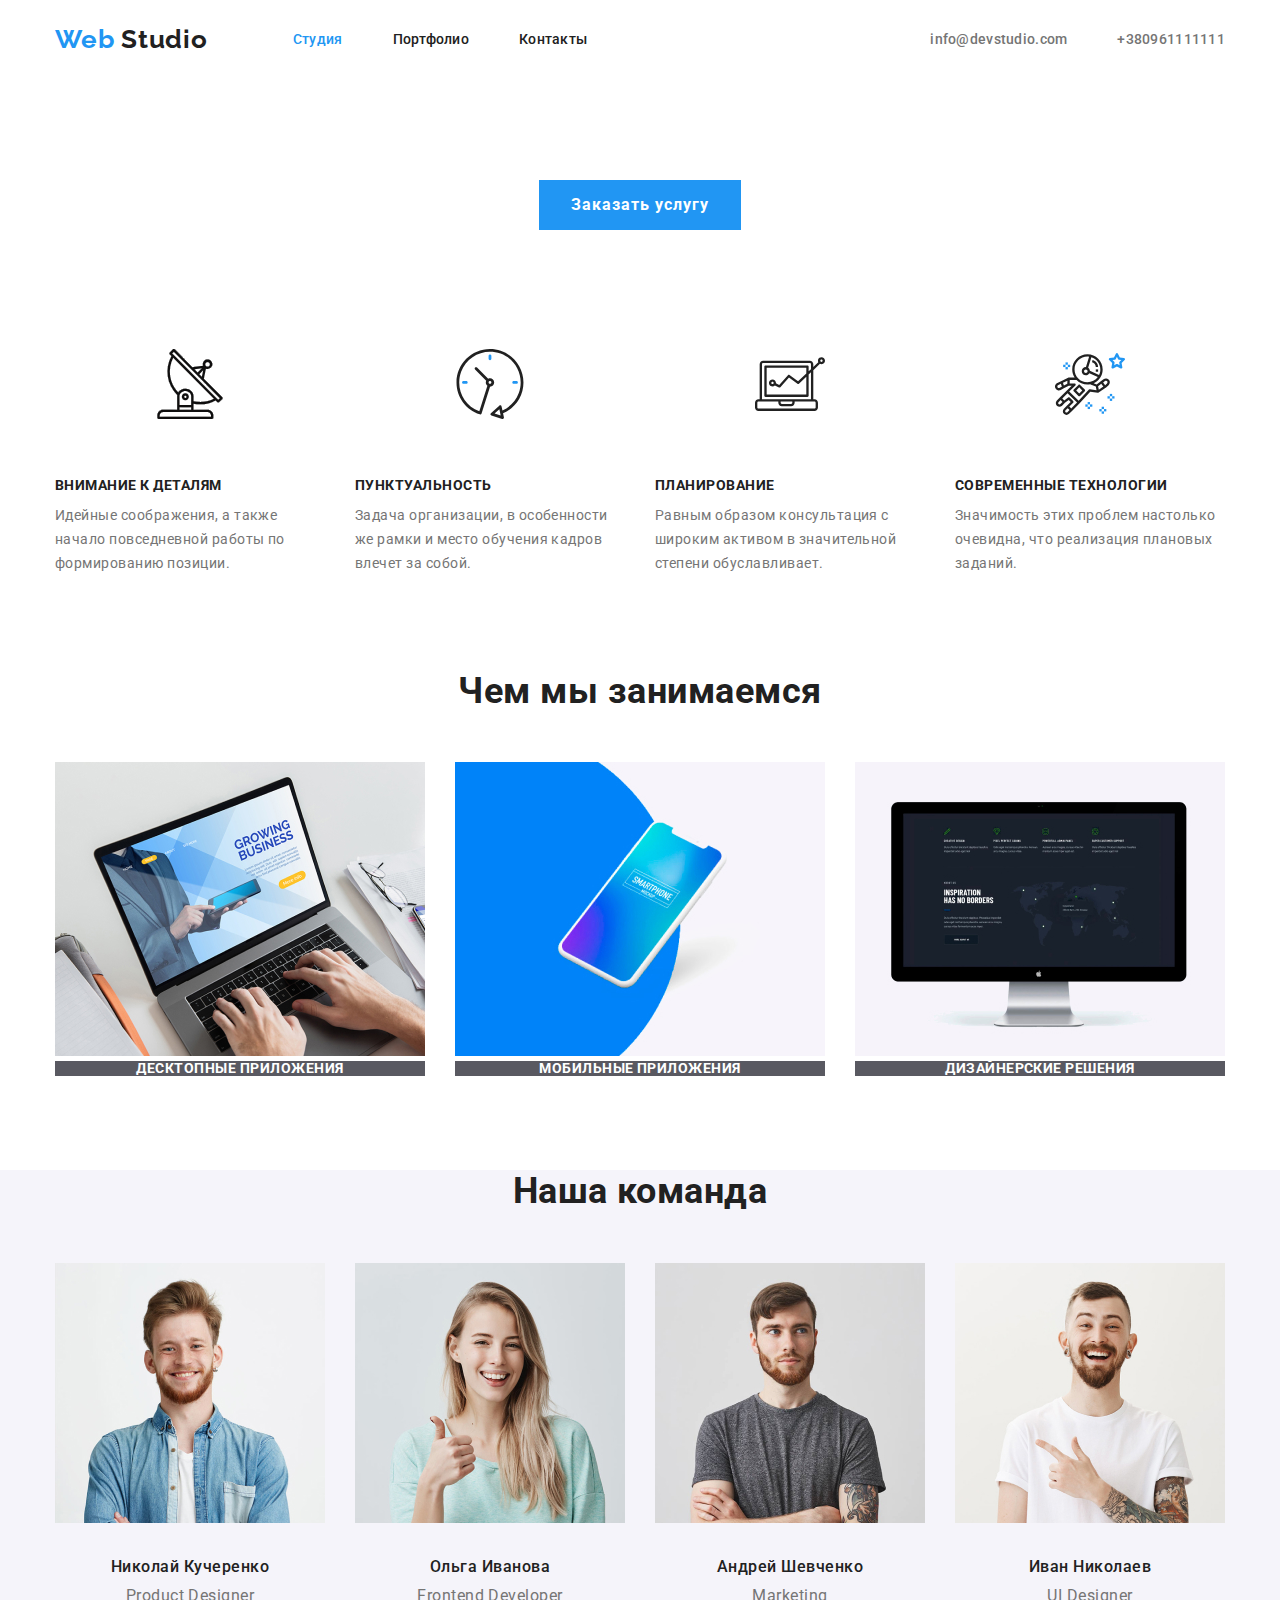
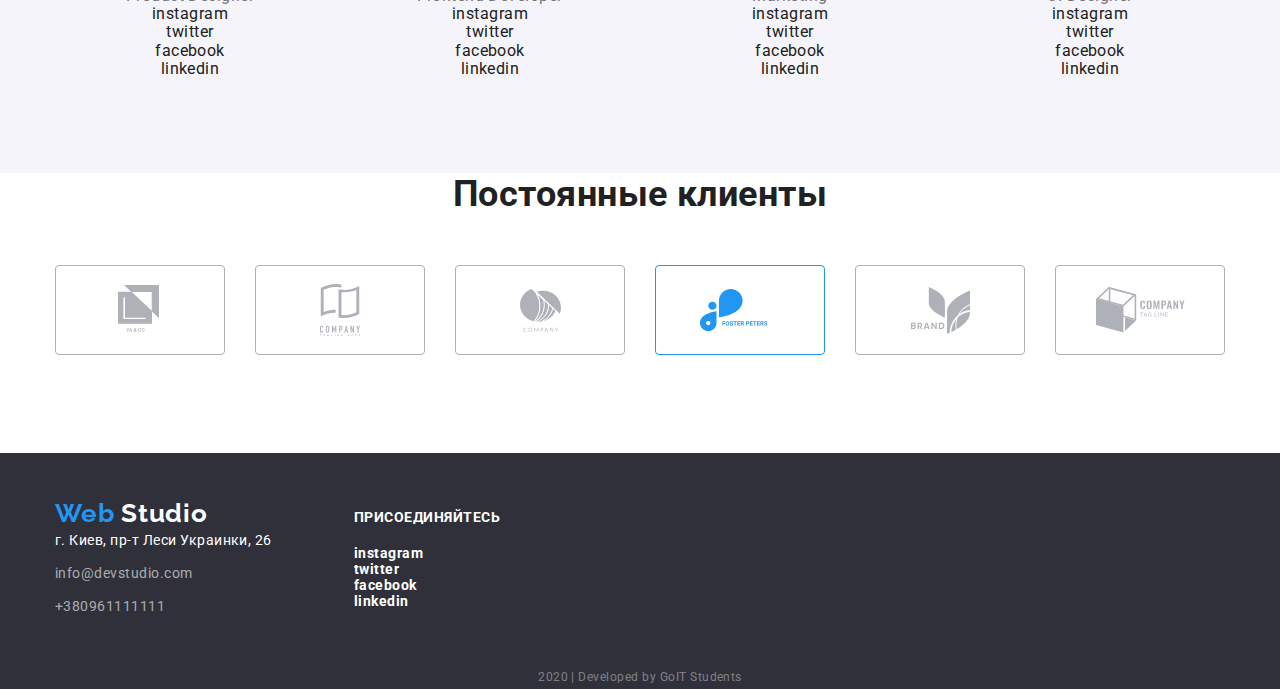
<file: index.html>
<!DOCTYPE html>
<html lang="ru">
  <head>
    <meta charset="UTF-8" />
    <meta name="viewport" content="width=device-width, initial-scale=1.0" />
    <title>Веб студия</title>
    <link
      href="https://fonts.googleapis.com/css2?family=Raleway:wght@700&family=Roboto:wght@400;500;700;900&display=swap"
      rel="stylesheet"
    />
    <link
      rel="stylesheet"
      href="https://cdnjs.cloudflare.com/ajax/libs/modern-normalize/0.6.0/modern-normalize.min.css"
    />
    <link rel="stylesheet" href="./css/style.css" />
  </head>
  <body>
    <!-- Шапка-->
    <header class="header">
      <!--Навигация сайта-->
      <nav class="nav container">
        <a href="./index.html" lang="en" class="logo-link">
          <span class="logo-web">Web</span> Studio
        </a>

        <ul class="nav-list">
          <li class="nav-items"><a href="" class="link current">Студия</a></li>
          <li class="nav-items">
            <a href="./portfolio.html" class="link">Портфолио</a>
          </li>
          <li class="nav-items"><a href="" class="link">Контакты</a></li>
        </ul>

        <ul class="nav-contakt">
          <li class="nav-items">
            <a href="mailto:info@devstudio.com" class="link-mail"
              >info@devstudio.com</a
            >
          </li>
          <li class="nav-items">
            <a href="tel:+380961111111" class="link-tel">+380961111111</a>
          </li>
        </ul>
      </nav>
    </header>

    <!--Главный контент страницы-->

    <main>
      <!--Секция 1 Герой-->
      <section class="section-heroy">
        <div class="container">
          <h1 class="hero-title">эффективные решения для вашего бизнеса</h1>
          <a href="" class="button">Заказать услугу</a>
        </div>
      </section>
      <!--Наши преимущества-->
      <section class="section">
        <div class="container">
          <h2 class="section-title invisible">Наши преимущества</h2>

          <ul class="advantages">
            <li class="section-items">
              <img
                class="section-img"
                src="./image/antenna.svg"
                alt="Спутниковая тарелка"
              />

              <h3 class="section-subtitle">Внимание к деталям</h3>
              <p class="section-text">
                Идейные соображения, а также начало повседневной работы по
                формированию позиции.
              </p>
            </li>
            <li class="section-items">
              <img class="section-img" src="./image/clock.svg" alt="Часы" />
              <h3 class="section-subtitle">Пунктуальность</h3>
              <p class="section-text">
                Задача организации, в особенности же рамки и место обучения
                кадров влечет за собой.
              </p>
            </li>
            <li class="section-items">
              <img class="section-img" src="./image/Vector.svg" alt="Вектор" />
              <h3 class="section-subtitle">Планирование</h3>
              <p class="section-text">
                Равным образом консультация с широким активом в значительной
                степени обуславливает.
              </p>
            </li>
            <li class="section-items">
              <img
                class="section-img"
                src="./image/astronaut.svg"
                alt="Астронавт"
              />
              <h3 class="section-subtitle">Современные технологии</h3>
              <p class="section-text">
                Значимость этих проблем настолько очевидна, что реализация
                плановых заданий.
              </p>
            </li>
          </ul>
        </div>
      </section>

      <!--Чем мы занимаемся-->
      <section class="section">
        <div class="container">
          <h2 class="section-title title-work">Чем мы занимаемся</h2>
          <ul class="work-list">
            <li class="work-items">
              <a href=""
                ><img src="./image/notebook.jpg" width="370" alt="ноутбук" />
                <p class="work">Десктопные приложения</p>
              </a>
            </li>

            <li class="work-items">
              <a href=""
                ><img src="./image/phone.jpg" width="370" alt="Телефон" />
                <p class="work">Мобильные приложения</p>
              </a>
            </li>

            <li class="work-items">
              <a href=""
                ><img src="./image/desktop.jpg" width="370" alt="Монитор" />
                <p class="work">Дизайнерские решения</p>
              </a>
            </li>
          </ul>
        </div>
      </section>

      <!--Наша команда-->

      <section class="section team">
        <div class="container">
          <h2 class="section-title section-title-team">Наша команда</h2>
          <ul class="team-list">
            <li class="section-iteams-team">
              <img class="team-img" src="./image/face1.jpg" alt="Портрет" />
              <h3 class="section-subtitle comand">Николай Кучеренко</h3>
              <p lang="en" class="section-text profesion">Product Designer</p>
              <ul class="team-social">
                <li>
                  <a
                    href="https://www.instagram.com/"
                    class="social-link"
                    target="blank"
                    >instagram</a
                  >
                </li>
                <li>
                  <a
                    href="https://twitter.com/"
                    target="blank"
                    class="social-link"
                    >twitter</a
                  >
                </li>
                <li>
                  <a
                    href="https://www.facebook.com/"
                    target="blank"
                    class="social-link"
                    >facebook</a
                  >
                </li>
                <li>
                  <a
                    href="https://www.linkedin.com/"
                    target="blank"
                    class="social-link"
                    >linkedin</a
                  >
                </li>
              </ul>
            </li>

            <li class="section-iteams-team">
              <img class="team-img" src="./image/face2.jpg" alt="Портрет" />
              <h3 class="section-subtitle comand">Ольга Иванова</h3>
              <p lang="en" class="section-text profesion">Frontend Developer</p>
              <ul class="team-social">
                <li>
                  <a
                    href="https://www.instagram.com/"
                    target="blank"
                    class="social-link"
                    >instagram</a
                  >
                </li>
                <li>
                  <a
                    href="https://twitter.com/"
                    target="blank"
                    class="social-link"
                    >twitter</a
                  >
                </li>
                <li>
                  <a
                    href="https://www.facebook.com/"
                    target="blank"
                    class="social-link"
                    >facebook</a
                  >
                </li>
                <li>
                  <a
                    href="https://www.linkedin.com/"
                    target="blank"
                    class="social-link"
                    >linkedin</a
                  >
                </li>
              </ul>
            </li>

            <li class="section-iteams-team">
              <img class="team-img" src="./image/face3.jpg" alt="Портрет" />
              <h3 class="section-subtitle comand">Андрей Шевченко</h3>
              <p lang="en" class="section-text profesion">Marketing</p>
              <ul class="team-social">
                <li>
                  <a
                    href="https://www.instagram.com/"
                    target="blank"
                    class="social-link"
                    >instagram</a
                  >
                </li>
                <li>
                  <a
                    href="https://twitter.com/"
                    target="blank"
                    class="social-link"
                    >twitter</a
                  >
                </li>
                <li>
                  <a
                    href="https://www.facebook.com/"
                    target="blank"
                    class="social-link"
                    >facebook</a
                  >
                </li>
                <li>
                  <a
                    href="https://www.linkedin.com/"
                    target="blank"
                    class="social-link"
                    >linkedin</a
                  >
                </li>
              </ul>
            </li>

            <li class="section-iteams-team">
              <img class="team-img" src="./image/face4.jpg" alt="Портрет" />
              <h3 class="section-subtitle comand">Иван Николаев</h3>
              <p lang="en" class="section-text profesion">UI Designer</p>
              <ul class="team-social">
                <li>
                  <a
                    href="https://www.instagram.com/"
                    target="blank"
                    class="social-link"
                    >instagram</a
                  >
                </li>
                <li>
                  <a
                    href="https://twitter.com/"
                    target="blank"
                    class="social-link"
                    >twitter</a
                  >
                </li>
                <li>
                  <a
                    href="https://www.facebook.com/"
                    target="blank"
                    class="social-link"
                    >facebook</a
                  >
                </li>
                <li>
                  <a
                    href="https://www.linkedin.com/"
                    target="blank"
                    class="social-link"
                    >linkedin</a
                  >
                </li>
              </ul>
            </li>
          </ul>
        </div>
      </section>

      <!--Постоянные клиенты-->

      <section class="section">
        <div class="container">
          <h2 class="section-title title-customers">Постоянные клиенты</h2>
          <ul class="client-list">
            <li class="client-items">
              <a href=""
                ><img src="./image/Client1.svg" alt="компания" width="170"
              /></a>
            </li>

            <li class="client-items">
              <a href=""
                ><img src="./image/Client2.svg" alt="компания" width="170"
              /></a>
            </li>

            <li class="client-items">
              <a href=""
                ><img src="./image/Client3.svg" alt="компания" width="170"
              /></a>
            </li>

            <li class="client-items">
              <a href=""
                ><img src="./image/Client4.svg" alt="компания" width="170"
              /></a>
            </li>

            <li class="client-items">
              <a href=""
                ><img src="./image/Client5.svg" alt="компания" width="170"
              /></a>
            </li>

            <li class="client-items">
              <a href=""
                ><img src="./image/Client6.svg" alt="компания" width="170"
              /></a>
            </li>
          </ul>
        </div>
      </section>
    </main>

    <!--Подвал-->

    <footer class="footer">
      <div class="container footer-bloks">
        <div class="footer-address">
          <a href="./index.html" lang="en" class="logo-link logo-link-footer">
            <span class="logo-web">Web</span>
            <span class="logo-studio">Studio</span>
          </a>

          <address class="address">
            <ul>
              <li class="address-items">г. Киев, пр-т Леси Украинки, 26</li>
              <li class="address-items">
                <a href="mailto:info@devstudio.com" class="contact-address"
                  >info@devstudio.com</a
                >
              </li>
              <li>
                <a href="tel:+380961111111" class="contact-address"
                  >+380961111111</a
                >
              </li>
            </ul>
          </address>
        </div>

        <div class="social">
          <p class="social-text">Присоединяйтесь</p>

          <ul class="social-list">
            <li>
              <a
                href="https://www.instagram.com/"
                class="social-link"
                target="blank"
                >instagram</a
              >
            </li>
            <li>
              <a href="https://twitter.com/" class="social-link" target="blank"
                >twitter</a
              >
            </li>
            <li>
              <a
                href="https://www.facebook.com/"
                class="social-link"
                target="blank"
                >facebook</a
              >
            </li>
            <li>
              <a
                href="https://www.linkedin.com/"
                class="social-link"
                target="blank"
                >linkedin</a
              >
            </li>
          </ul>
        </div>
      </div>
      <p class="dbr">
        2020 &verbar; Developed by GoIT Students
      </p>
    </footer>
  </body>
</html>
</file>
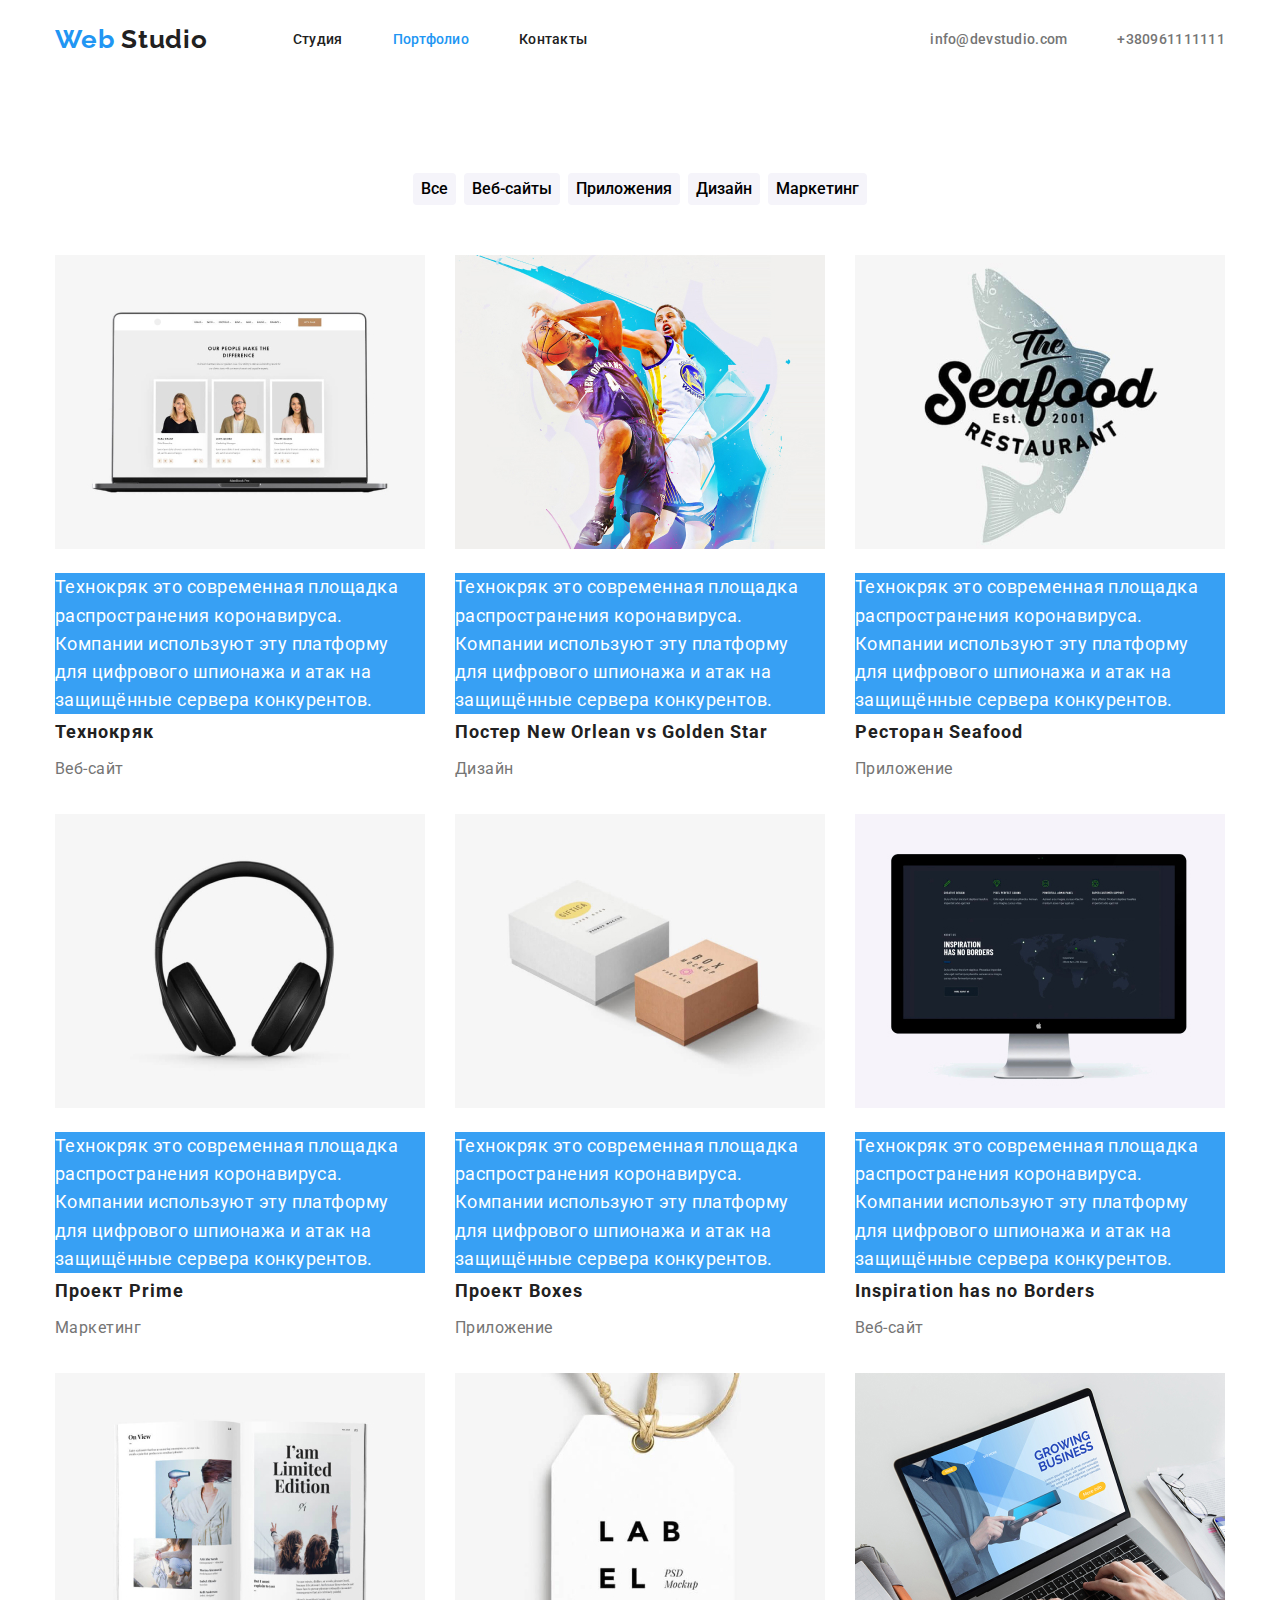
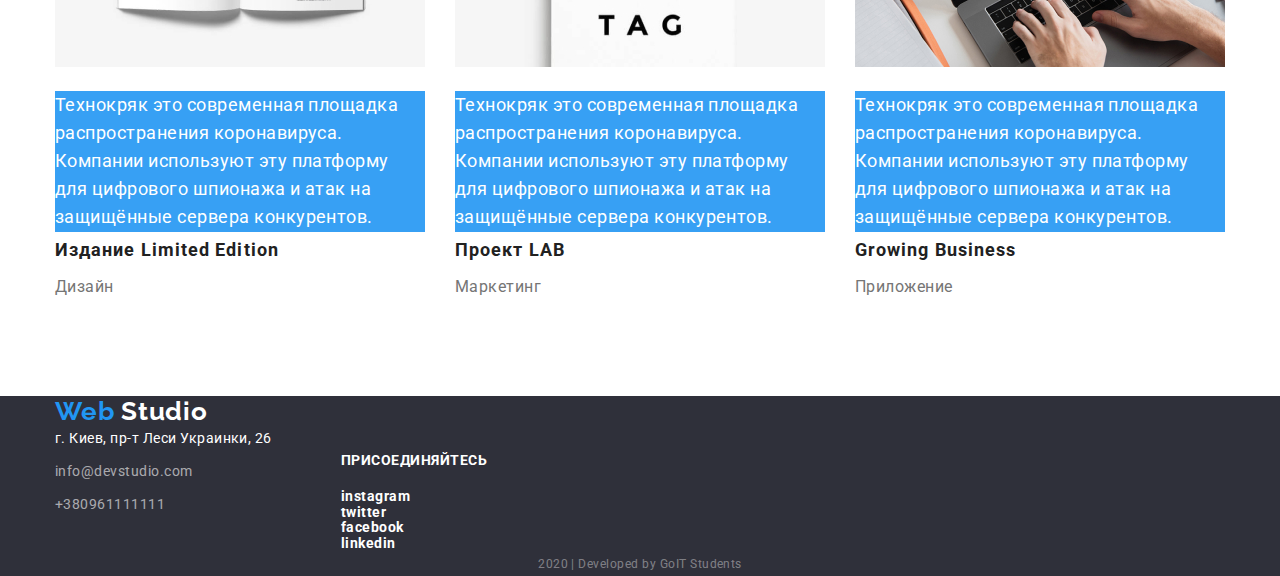
<file: portfolio.html>
<!DOCTYPE html>
<html lang="ru">
  <head>
    <meta charset="UTF-8" />
    <meta name="viewport" content="width=device-width, initial-scale=1.0" />
    <title>Веб студия</title>
    <link
      href="https://fonts.googleapis.com/css2?family=Raleway:wght@700&family=Roboto:wght@400;500;700;900&display=swap"
      rel="stylesheet"
    />
    <link
      rel="stylesheet"
      href="https://cdnjs.cloudflare.com/ajax/libs/modern-normalize/0.6.0/modern-normalize.min.css"
    />
    <link rel="stylesheet" href="./css/style.css" />
  </head>

  <body>
    <!-- Шапка-->
    <header class="header">
      <!--Навигация сайта-->
      <nav class="nav container">
        <a href="./index.html" lang="en" class="logo-link">
          <span class="logo-web">Web</span> Studio
        </a>

        <ul class="nav-list">
          <li class="nav-items">
            <a href="./index.html" class="link">Студия</a>
          </li>
          <li class="nav-items">
            <a href="./portfolio.html" class="link current">Портфолио</a>
          </li>
          <li class="nav-items"><a href="" class="link">Контакты</a></li>
        </ul>

        <ul class="nav-contakt">
          <li class="nav-items">
            <a href="mailto:info@devstudio.com" class="link-mail"
              >info@devstudio.com</a
            >
          </li>
          <li class="nav-items">
            <a href="tel:+380961111111" class="link-tel">+380961111111</a>
          </li>
        </ul>
      </nav>
    </header>
    <!--Главный контент страницы-->
    <main class="container">
      <!-- Секция работ-->
      <section>
        <h1 class="portfolio">Портфолио</h1>

        <ul class="button-list">
          <li class="button-items">
            <button type="button" class="port-button">Все</button>
          </li>
          <li class="button-items">
            <button type="button" class="port-button">Веб-сайты</button>
          </li>
          <li class="button-items">
            <button type="button" class="port-button">Приложения</button>
          </li>
          <li class="button-items">
            <button type="button" class="port-button">Дизайн</button>
          </li>
          <li class="button-items">
            <button type="button" class="port-button">Маркетинг</button>
          </li>
        </ul>

        <ul class="port-list">
          <li class="port-items">
            <div>
              <img
                class="port-img"
                src="./image/portfolio1.jpg "
                alt="Ноутбук"
                width="370"
              />
              <p class="port-text">
                Технокряк это современная площадка распространения коронавируса.
                Компании используют эту платформу для цифрового шпионажа и атак
                на защищённые сервера конкурентов.
              </p>
            </div>
            <div>
              <h2 class="port-title">Технокряк</h2>
              <p class="port-subtitle">Веб-сайт</p>
            </div>
          </li>

          <li class="port-items">
            <div>
              <img
                class="port-img"
                src="./image/portfolio2.jpg"
                alt="Постер НБА"
                width="370"
              />
              <p class="port-text">
                Технокряк это современная площадка распространения коронавируса.
                Компании используют эту платформу для цифрового шпионажа и атак
                на защищённые сервера конкурентов.
              </p>
            </div>
            <div>
              <h2 class="port-title">Постер New Orlean vs Golden Star</h2>
              <p class="port-subtitle">Дизайн</p>
            </div>
          </li>

          <li class="port-items">
            <div>
              <img
                class="port-img"
                src="./image/portfolio3.jpg"
                alt="Релама ресторана"
                width="370"
              />
              <p class="port-text">
                Технокряк это современная площадка распространения коронавируса.
                Компании используют эту платформу для цифрового шпионажа и атак
                на защищённые сервера конкурентов.
              </p>
            </div>
            <div>
              <h2 class="port-title">Ресторан Seafood</h2>
              <p class="port-subtitle">Приложение</p>
            </div>
          </li>

          <li class="port-items">
            <div>
              <img
                class="port-img"
                src="./image/portfolio4.jpg"
                alt="Наушники"
                width="370"
              />
              <p class="port-text">
                Технокряк это современная площадка распространения коронавируса.
                Компании используют эту платформу для цифрового шпионажа и атак
                на защищённые сервера конкурентов.
              </p>
            </div>
            <div>
              <h2 class="port-title">Проект Prime</h2>
              <p class="port-subtitle">Маркетинг</p>
            </div>
          </li>

          <li class="port-items">
            <div>
              <img
                class="port-img"
                src="./image/portfolio5.jpg"
                alt="Коробки"
                width="370"
              />
              <p class="port-text">
                Технокряк это современная площадка распространения коронавируса.
                Компании используют эту платформу для цифрового шпионажа и атак
                на защищённые сервера конкурентов.
              </p>
            </div>
            <div>
              <h2 class="port-title">Проект Boxes</h2>
              <p class="port-subtitle">Приложение</p>
            </div>
          </li>

          <li class="port-items">
            <div>
              <img
                class="port-img"
                src="./image/portfolio6.jpg"
                alt="Монитор"
                width="370"
              />
              <p class="port-text">
                Технокряк это современная площадка распространения коронавируса.
                Компании используют эту платформу для цифрового шпионажа и атак
                на защищённые сервера конкурентов.
              </p>
            </div>
            <div>
              <h2 class="port-title">Inspiration has no Borders</h2>
              <p class="port-subtitle">Веб-сайт</p>
            </div>
          </li>

          <li class="port-items">
            <div>
              <img
                class="port-img"
                src="./image/portfolio7.jpg"
                alt="Книга"
                width="370"
              />
              <p class="port-text">
                Технокряк это современная площадка распространения коронавируса.
                Компании используют эту платформу для цифрового шпионажа и атак
                на защищённые сервера конкурентов.
              </p>
            </div>
            <div>
              <h2 class="port-title">Издание Limited Edition</h2>
              <p class="port-subtitle">Дизайн</p>
            </div>
          </li>

          <li class="port-items">
            <div>
              <img
                class="port-img"
                src="./image/portfolio8.jpg"
                alt="Лейба"
                width="370"
              />
              <p class="port-text">
                Технокряк это современная площадка распространения коронавируса.
                Компании используют эту платформу для цифрового шпионажа и атак
                на защищённые сервера конкурентов.
              </p>
            </div>
            <div>
              <h2 class="port-title">Проект LAB</h2>
              <p class="port-subtitle">Маркетинг</p>
            </div>
          </li>

          <li class="port-items">
            <div>
              <img
                class="port-img"
                src="./image/portfolio9.jpg"
                alt="Ноутбук"
                width="370"
              />
              <p class="port-text">
                Технокряк это современная площадка распространения коронавируса.
                Компании используют эту платформу для цифрового шпионажа и атак
                на защищённые сервера конкурентов.
              </p>
            </div>
            <div>
              <h2 class="port-title">Growing Business</h2>
              <p class="port-subtitle">Приложение</p>
            </div>
          </li>
        </ul>
      </section>
    </main>

    <footer class="footer">
      <div class="container footer-bloks">
        <div class="footer-addres">
          <a href="./index.html" lang="en" class="logo-link logo-link-footer">
            <span class="logo-web">Web</span>
            <span class="logo-studio">Studio</span>
          </a>

          <address class="address">
            <ul>
              <li class="address-items">г. Киев, пр-т Леси Украинки, 26</li>
              <li class="address-items">
                <a href="mailto:info@devstudio.com" class="contact-address"
                  >info@devstudio.com</a
                >
              </li>
              <li>
                <a href="tel:+380961111111" class="contact-address"
                  >+380961111111</a
                >
              </li>
            </ul>
          </address>
        </div>

        <div class="social">
          <p class="social-text">Присоединяйтесь</p>

          <ul class="social-list">
            <li>
              <a
                href="https://www.instagram.com/"
                class="social-link"
                target="blank"
                >instagram</a
              >
            </li>
            <li>
              <a href="https://twitter.com/" class="social-link" target="blank"
                >twitter</a
              >
            </li>
            <li>
              <a
                href="https://www.facebook.com/"
                class="social-link"
                target="blank"
                >facebook</a
              >
            </li>
            <li>
              <a
                href="https://www.linkedin.com/"
                class="social-link"
                target="blank"
                >linkedin</a
              >
            </li>
          </ul>
        </div>
      </div>
      <p class="dbr">
        2020 &verbar; Developed by GoIT Students
      </p>
    </footer>
  </body>
</html>
</file>
<file: css/style.css>
html {
  box-sizing: border-box;
}

*,
*::after,
*::before {
  box-sizing: inherit;
}

:root {
  --main-color-text: #212121;
  --accent-color: #2196f3;
  --second-color-text: #757575;
  --third-color-text: #ffffff;
}

body {
  margin: 0;
  color: var(--main-color-text);
  background-color: #ffffff;

  font-family: Roboto, sans-serif;
  font-weight: 400;
  letter-spacing: 0.03em;
}

a {
  text-decoration: none;
  color: var(--main-color-text);
}

ul {
  list-style: none;
  margin: 0;
  padding: 0;
}

h1,
h2,
h3,
h4,
h5,
h6 {
  margin: 0;
}

.container {
  margin-right: auto;
  margin-left: auto;
  padding-left: 15px;
  padding-right: 15px;
  width: 1200px;
}

/*шапка*/

.header {
  background-color: #ffffff;
}

.nav {
  display: flex;
  align-items: center;
}

.logo-link {
  font-family: Raleway, sans-serif;
  font-style: normal;
  font-weight: bold;
  font-size: 26px;
  line-height: 1.2;
  /* identical to box height */

  letter-spacing: 0.03em;
}

.logo-link .logo-web {
  color: var(--accent-color);
}

.header .link:hover,
.header .link:focus {
  color: var(--accent-color);
}

.header .link-mail:hover,
.header .link-mail:focus {
  color: var(--accent-color);
}

.header .link-tel:hover,
.header .link-tel:focus {
  color: var(--accent-color);
}
.link-mail,
.link-tel {
  color: var(--second-color-text);
}

.nav .link.current {
  color: var(--accent-color);
}

.nav-contakt,
.nav-list {
  font-weight: 500;
  font-size: 14px;
  line-height: 1.14;
  letter-spacing: 0.02em;
}

.nav-list .link {
  display: block;
  padding-bottom: 32px;
  padding-top: 32px;
}

.link-tel,
.link-mail {
  padding-bottom: 32px;
  padding-top: 32px;
}

.nav-list {
  display: flex;
  margin-left: 85px;
}

.nav-list .nav-items:not(:last-child) {
  margin-right: 50px;
}

.nav-contakt .nav-items:not(:last-child) {
  margin-right: 50px;
}

.nav-contakt {
  display: flex;
  margin-left: auto;
}

/*Главный контент страницы*/

/*Секция герой*/

.section-heroy {
  margin-bottom: 94px;
  text-align: center;
}

.section-heroy .hero-title {
  margin-bottom: 40px;

  color: var(--third-color-text);

  font-weight: 900;
  font-size: 44px;
  line-height: 1.36;
  /* or 136% */

  letter-spacing: 0.06em;
  text-transform: uppercase;
}

.button {
  display: inline-block;
  min-width: 200px;
  padding: 10px 32px;

  color: var(--third-color-text);
  background-color: var(--accent-color);

  font-weight: bold;
  font-size: 16px;
  line-height: 1.88;
  letter-spacing: 0.06em;
}

/*Наши преимущества*/

.section {
  background-color: ##ffffff;
}

.section-iteams-team {
  width: 270px;
}

.section-iteams-team:not(:last-child) {
  margin-right: 30px;
}

.section-items {
  width: calc((100% - 90px) / 4);
}

.section-items:not(:last-child) {
  margin-right: 30px;
}

.advantages {
  display: flex;
  padding-bottom: 94px;
  align-items: center;
}

.section .section-img {
  margin-top: 25px;
  margin-bottom: 55px;
  margin-left: 100px;
}

.section-title {
  color: var(--main-color-text);

  font-weight: bold;
  font-size: 36px;
  line-height: 1.17;

  text-align: center;
}

.section-title.invisible {
  display: none;
}

.section-subtitle {
  margin-bottom: 10px;

  color: var(--main-color-text);

  font-weight: bold;
  font-size: 14px;
  line-height: 1.14;
  /*text-transform: uppercase;*/
}

.advantages .section-subtitle {
  text-transform: uppercase;
}

.comand {
  font-weight: 500;
  font-size: 16px;
  line-height: 1.19;
  text-align: center;
}

.section-text {
  margin: 0;

  color: var(--second-color-text);

  font-size: 14px;
  line-height: 1.71;
}

.profesion {
  font-size: 16px;
  line-height: 1.19;
  text-align: center;
}

.work-items {
  width: calc((100% - 60px) / 3);
}

.work-items:not(:last-child) {
  margin-right: 30px;
}

.work-list {
  display: flex;
  padding-bottom: 94px;
}

.title-work {
  margin-bottom: 50px;
}

.work {
  margin: 0;

  background: rgba(47, 48, 58, 0.8);
  color: var(--third-color-text);

  font-weight: bold;
  font-size: 14px;
  line-height: 1.14;
  text-align: center;
  text-transform: uppercase;
}

.section-title-team {
  margin-bottom: 50px;
  text-align: center;
}

.team-list {
  display: flex;
  padding-bottom: 94px;
}

.team-img {
  margin-bottom: 30px;
}

.team {
  background-color: #f5f4fa;
}

.team-social {
  text-align: center;
}

/* Клиенты*/

.title-customers {
  margin-bottom: 50px;
}

.client-list {
  display: flex;
  padding-bottom: 94px;
}

.client-items:not(:last-child) {
  margin-right: 30px;
}

/*Футер*/

/*Cоц сети*/

.social-list .social-link {
  color: var(--third-color-text);
}

.social-link:hover,
.social-link:focus {
  color: var(--accent-color);
}

.footer {
  background-color: #2f303a;
}

.address {
  color: var(--third-color-text);

  font-size: 14px;
  font-style: normal;
  line-height: 1.71;
}

.address-items {
  margin-bottom: 9px;
}

.logo-link .logo-studio {
  color: var(--third-color-text);
}

.logo-link-footer {
  margin-bottom: 8px;
}

.address .contact-address {
  color: rgba(255, 255, 255, 0.6);
}

.footer-address {
  margin-top: 45px;
  margin-bottom: 46px;
  width: 230px;
}

.social {
  margin-left: 69px;
  margin-top: 57px;
  width: 206px;

  color: var(--third-color-text);

  font-weight: bold;
  font-size: 14px;
  line-height: 1.14;
}

.social-text {
  margin-top: 0;
  margin-bottom: 20px;
  text-transform: uppercase;
}

.footer-bloks {
  display: flex;
}

.dbr {
  margin-top: 0;
  margin-bottom: 21px;
  color: rgba(255, 255, 255, 0.4);

  font-size: 12px;
  line-height: 2;

  text-align: center;
  margin: 0;
}

/* Портфолио*/

.portfolio {
  background-color: #e5e5e5;
  display: none;
}

.port-button:hover,
.port-button:focus {
  color: #ffffff;
  background-color: var(--accent-color);
}

.port-button {
  background-color: #f5f4fa;
  border-color: transparent;
  border-radius: 4px;

  font-family: Roboto;
  font-style: normal;
  font-weight: 500;
  font-size: 16px;
  line-height: 1.63;
}

.button-items:not(:last-child) {
  margin-right: 8px;
}

.button-list {
  display: flex;
  margin-top: 93px;
  margin-bottom: 50px;
  justify-content: center;
}

.port-title {
  margin-bottom: 4px;

  color: var(--main-color-text);

  font-weight: bold;
  font-size: 18px;
  line-height: 2;

  letter-spacing: 0.06em;
}

.port-subtitle {
  margin: 0;

  color: var(--second-color-text);

  font-weight: normal;
  font-size: 16px;
  line-height: 1.88;
}

.port-text {
  margin: 0;

  color: var(--third-color-text);
  background-color: rgba(33, 150, 243, 0.9);

  font-weight: normal;
  font-size: 18px;
  line-height: 1.56;
}

.port-list {
  display: flex;
  flex-wrap: wrap;
}

.port-img {
  margin-bottom: 20px;
}

.port-items {
  width: 370px;
  margin-right: 30px;
  margin-bottom: 30px;
}

.port-items:nth-child(3n) {
  margin-right: 0;
}

.port-items:nth-last-child(-n + 3) {
  margin-bottom: 0;
  padding-bottom: 94px;
}
</file>
